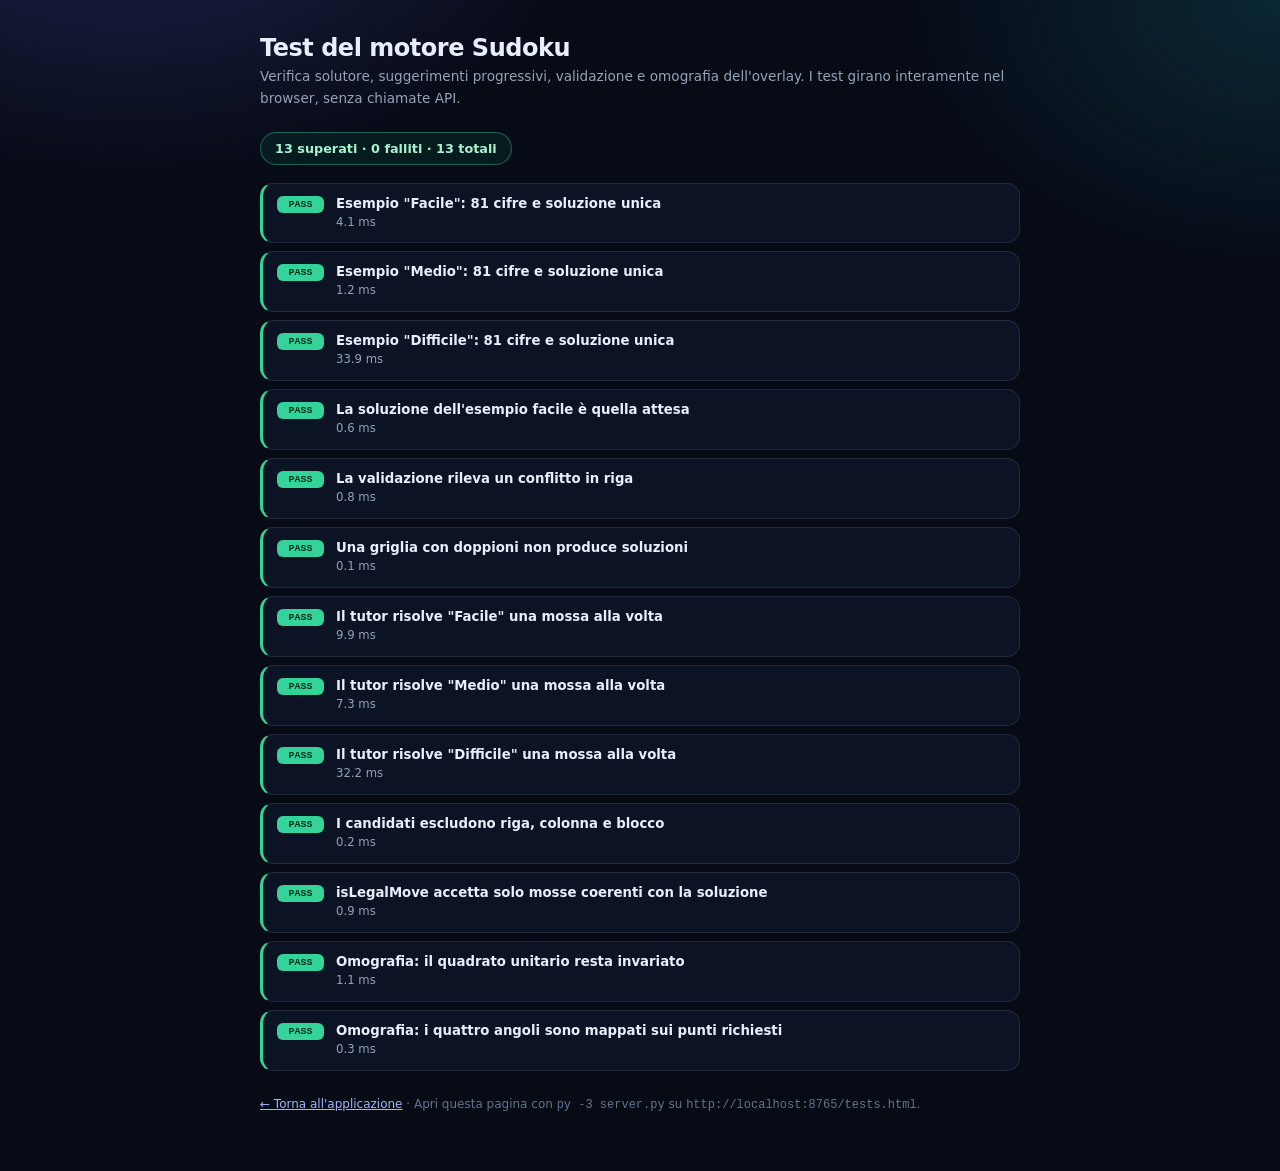
<file: Sudoku-AI/tests.html>
<!DOCTYPE html>
<html lang="it">
<head>
  <meta charset="utf-8">
  <meta name="viewport" content="width=device-width, initial-scale=1">
  <title>Test · Sudoku Vision</title>
  <link rel="icon" href="assets/img/favicon.svg" type="image/svg+xml">
  <style>
    :root { color-scheme: dark; }
    * { box-sizing: border-box; }
    body {
      margin: 0;
      min-height: 100vh;
      padding: 34px 18px 60px;
      font-family: ui-sans-serif, system-ui, "Segoe UI", Roboto, sans-serif;
      color: #e8eefb;
      background:
        radial-gradient(800px 500px at 10% -10%, rgba(99, 102, 241, .25), transparent 60%),
        radial-gradient(700px 500px at 100% 0%, rgba(34, 211, 238, .14), transparent 55%),
        #070b16;
    }
    main { width: min(760px, 100%); margin: 0 auto; }
    a { color: #a5b4fc; }
    h1 { margin: 0 0 4px; font-size: 1.5rem; letter-spacing: -.02em; }
    .subtitle { margin: 0 0 22px; color: #94a3b8; font-size: .85rem; line-height: 1.6; }
    .summary {
      display: inline-flex;
      margin-bottom: 18px;
      padding: 8px 14px;
      border: 1px solid rgba(148, 163, 184, .25);
      border-radius: 999px;
      font-size: .8rem;
      font-weight: 700;
      color: #94a3b8;
    }
    .summary--ok { color: #a7f3d0; border-color: rgba(52, 211, 153, .4); background: rgba(6, 78, 59, .25); }
    .summary--fail { color: #fecdd3; border-color: rgba(251, 113, 133, .4); background: rgba(127, 29, 29, .25); }
    #results { display: flex; flex-direction: column; gap: 8px; margin: 0; padding: 0; list-style: none; }
    .test {
      display: flex;
      gap: 12px;
      align-items: flex-start;
      padding: 12px 14px;
      border: 1px solid rgba(148, 163, 184, .16);
      border-radius: 13px;
      background: rgba(15, 23, 42, .72);
      animation: in .25s ease both;
    }
    .test--pass { border-left: 3px solid #34d399; }
    .test--fail { border-left: 3px solid #fb7185; background: rgba(127, 29, 29, .16); }
    .test-badge {
      flex: none;
      min-width: 47px;
      padding: 3px 7px;
      border-radius: 6px;
      font-family: ui-monospace, Consolas, monospace;
      font-size: .62rem;
      font-weight: 800;
      text-align: center;
      color: #052e16;
      background: #34d399;
    }
    .test--fail .test-badge { background: #fb7185; color: #450a0a; }
    .test strong { display: block; font-size: .83rem; font-weight: 650; }
    .test p { margin: 3px 0 0; color: #94a3b8; font-size: .73rem; line-height: 1.45; }
    .test--fail p { color: #fda4af; }
    footer { margin-top: 26px; color: #64748b; font-size: .75rem; }
    @keyframes in { from { opacity: 0; transform: translateY(5px); } to { opacity: 1; transform: none; } }
  </style>
</head>
<body>
  <main>
    <h1>Test del motore Sudoku</h1>
    <p class="subtitle">
      Verifica solutore, suggerimenti progressivi, validazione e omografia dell'overlay.
      I test girano interamente nel browser, senza chiamate API.
    </p>
    <div class="summary" id="summary">Esecuzione in corso…</div>
    <ol id="results"></ol>
    <footer>
      <a href="./index.html">← Torna all'applicazione</a> ·
      Apri questa pagina con <code>py -3 server.py</code> su
      <code>http://localhost:8765/tests.html</code>.
    </footer>
  </main>
  <script type="module" src="assets/js/tests.js"></script>
</body>
</html>
</file>
